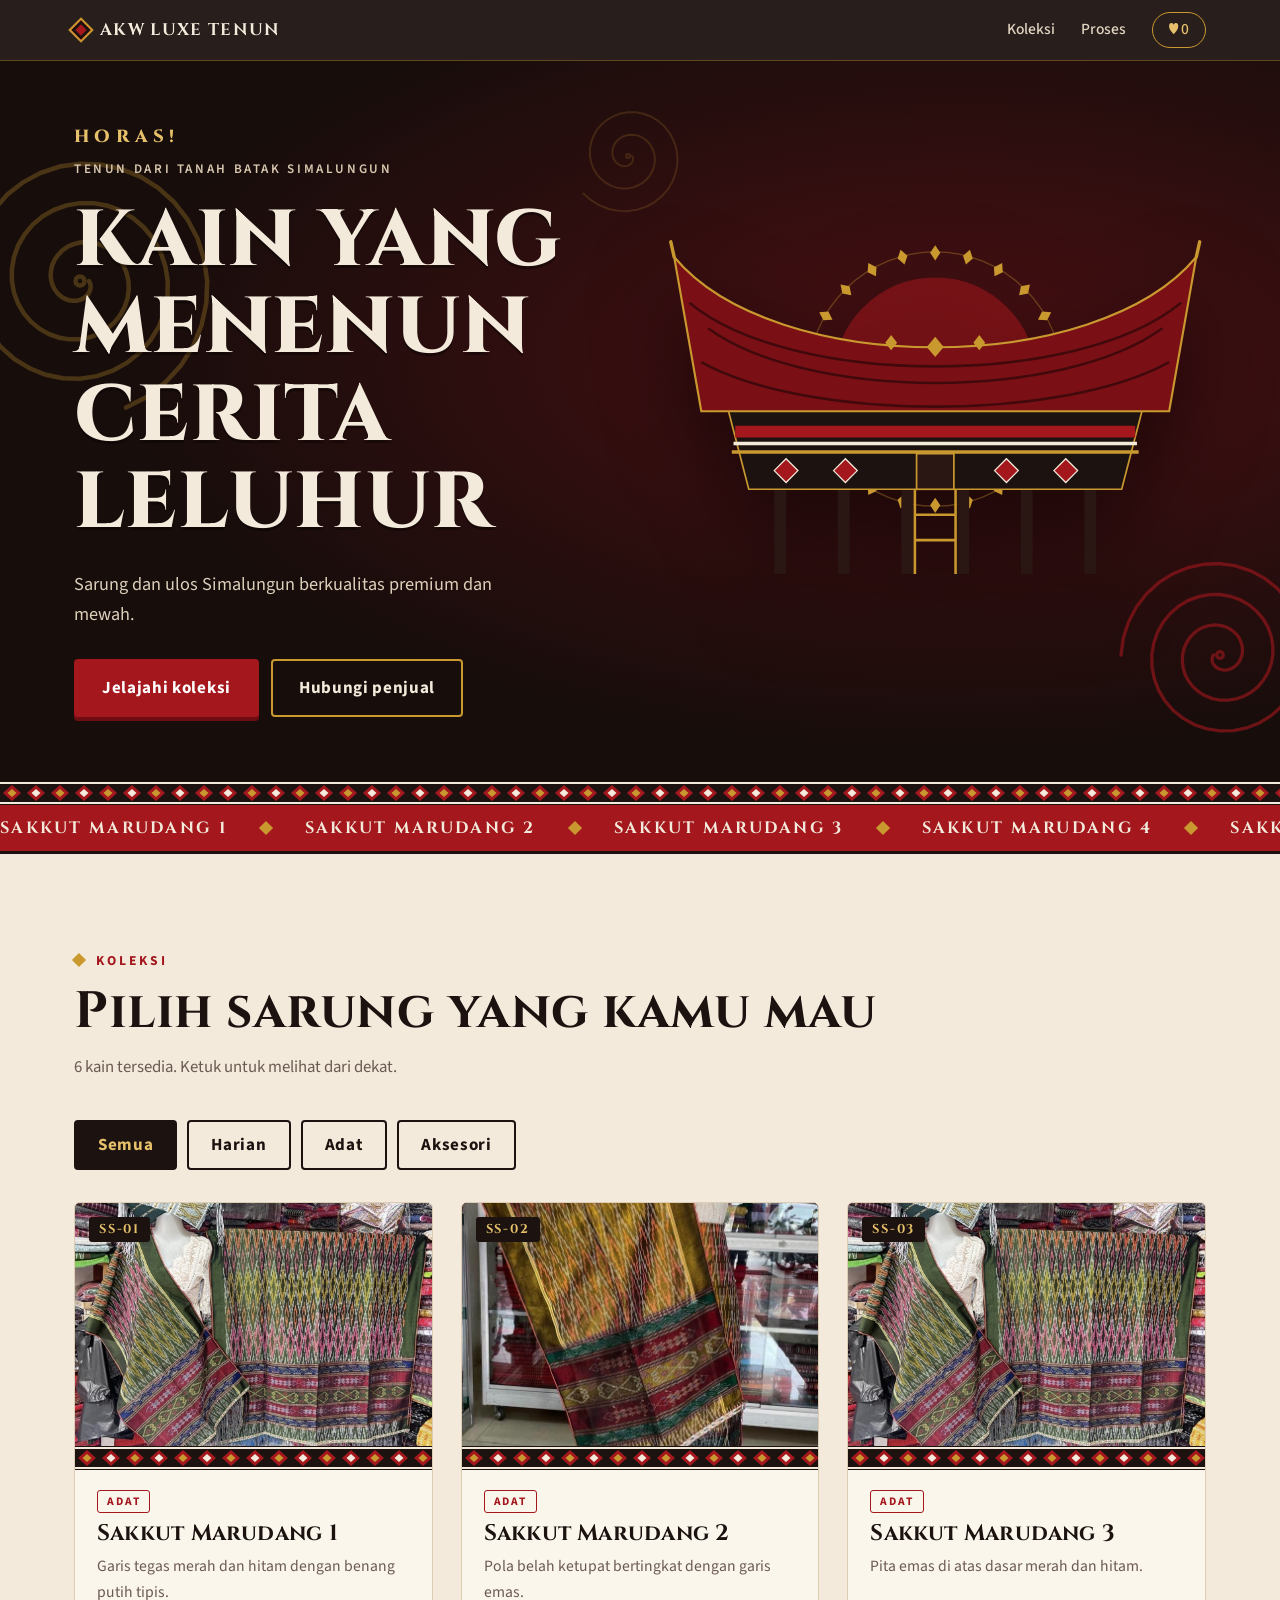
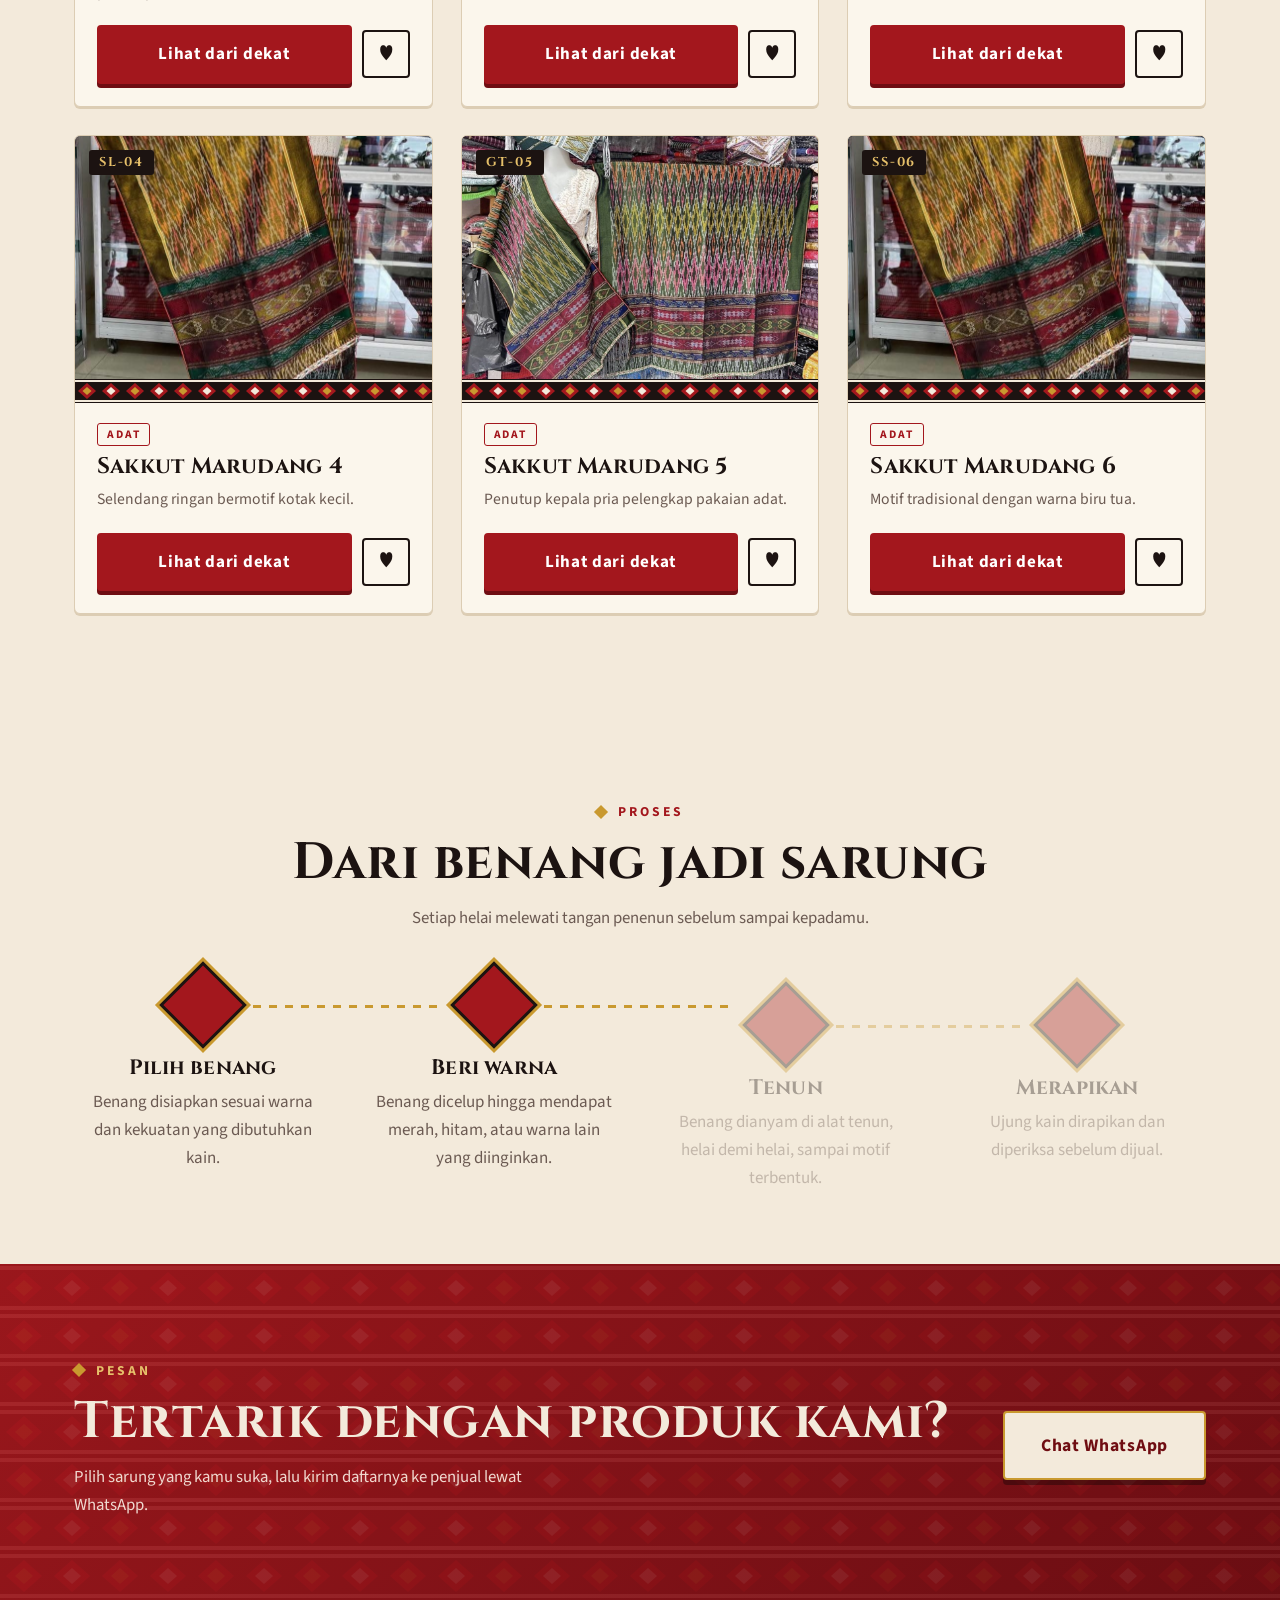
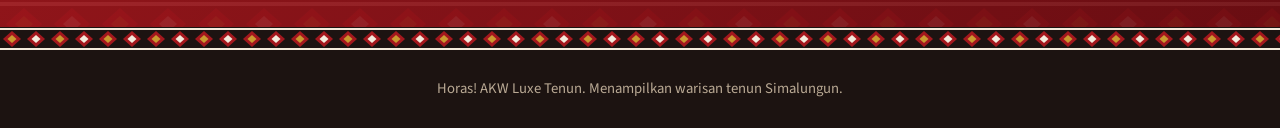
<file: index.html>
<!DOCTYPE html>
<html lang="id">
<head>
<meta charset="utf-8">
<meta name="viewport" content="width=device-width, initial-scale=1, viewport-fit=cover">
<title>AKW Luxe Tenun</title>
<meta name="description" content="Katalog sarung dan ulos Simalungun pilihan. Lihat kainnya dari dekat, ubah warnanya, lalu pesan lewat WhatsApp.">
<link rel="preconnect" href="https://fonts.googleapis.com">
<link rel="preconnect" href="https://fonts.gstatic.com" crossorigin>
<link href="https://fonts.googleapis.com/css2?family=Cinzel:wght@600;700;800&family=Source+Sans+3:wght@400;500;600;700&display=swap" rel="stylesheet">
<link rel="stylesheet" href="style.css">
</head>
<body>

<a class="skip" href="#koleksi">Lompat ke koleksi</a>

<nav id="nav">
 <div class="wrap bar">
  <a class="brand" href="#atas" aria-label="Sarung Simalungun, ke atas"><i class="dia" aria-hidden="true"></i><span>AKW Luxe Tenun</span></a>
  <button class="burger" id="burger" aria-label="Buka menu" aria-expanded="false" aria-controls="menu"><span></span><span></span><span></span></button>
  <div class="menu" id="menu">
   <a href="#koleksi">Koleksi</a>
   <a href="#proses">Proses</a>
   <a href="#kontak" class="favpill" id="favn">♥ <span id="favc">0</span></a>
  </div>
 </div>
 <div id="prog" aria-hidden="true"></div>
</nav>

<header class="hero" id="atas">
 <div class="hero-bg" aria-hidden="true">
  <svg class="spiral s1" id="sp1" viewBox="0 0 200 200"></svg>
  <svg class="spiral s2" id="sp2" viewBox="0 0 200 200"></svg>
  <svg class="spiral s3" id="sp3" viewBox="0 0 200 200"></svg>
 </div>
 <div class="wrap hero-in">
  <div class="hero-txt">
   <p class="horas">Horas!</p>
   <small>Tenun dari tanah Batak Simalungun</small>
   <h1>Kain yang menenun cerita leluhur</h1>
   <p class="sub">Sarung dan ulos Simalungun berkualitas premium dan mewah.</p>
   <div class="btns"><a class="btn main" href="#koleksi">Jelajahi koleksi</a><a class="btn ghost" href="#kontak">Hubungi penjual</a></div>
  </div>
  <div class="hero-art" aria-hidden="true" id="art">
   <svg viewBox="0 0 640 440" class="house" role="img" aria-label="Ilustrasi rumah adat Batak">
    <g class="sun">
     <circle cx="320" cy="170" r="150" fill="none" stroke="#c9992f" stroke-opacity=".35" stroke-width="1.5"/>
     <circle cx="320" cy="170" r="120" fill="#a3171d" fill-opacity=".55"/>
     <g id="ring" fill="#c9992f"></g>
    </g>
    <g class="hs">
     <g fill="#2a1612">
      <rect x="130" y="300" width="14" height="100"/><rect x="205" y="300" width="14" height="100"/>
      <rect x="280" y="300" width="14" height="100"/><rect x="346" y="300" width="14" height="100"/>
      <rect x="421" y="300" width="14" height="100"/><rect x="496" y="300" width="14" height="100"/>
     </g>
     <path d="M296 400 L296 300 M344 400 L344 300 M296 330h48M296 360h48" stroke="#c9992f" stroke-width="3" fill="none"/>
     <path d="M100 300 L540 300 L568 192 L72 192 Z" fill="#1c1311" stroke="#c9992f" stroke-width="2"/>
     <path d="M84 232 L556 232" stroke="#a3171d" stroke-width="14"/>
     <path d="M82 246 L558 246" stroke="#f3eadb" stroke-width="4"/>
     <path d="M80 256 L560 256" stroke="#c9992f" stroke-width="4"/>
     <g fill="#a3171d" stroke="#f3eadb" stroke-width="1.5">
      <path d="M130 278 l14 -14 l14 14 l-14 14z"/><path d="M200 278 l14 -14 l14 14 l-14 14z"/>
      <path d="M390 278 l14 -14 l14 14 l-14 14z"/><path d="M460 278 l14 -14 l14 14 l-14 14z"/>
     </g>
     <rect x="298" y="258" width="44" height="42" fill="#2a1612" stroke="#c9992f" stroke-width="2"/>
     <path d="M12 26 C 130 168, 510 168, 628 26 L 596 208 L 44 208 Z" fill="#7a1015" stroke="#c9992f" stroke-width="2.5"/>
     <path d="M52 110 C 170 196, 470 196, 588 110" stroke="#2a0709" stroke-width="3" fill="none" opacity=".7"/>
     <path d="M44 150 C 170 220, 470 220, 596 150" stroke="#2a0709" stroke-width="3" fill="none" opacity=".7"/>
     <path d="M30 80 C 150 180, 490 180, 610 80" stroke="#2a0709" stroke-width="3" fill="none" opacity=".7"/>
     <path d="M12 26 l-4 -18 M628 26 l4 -18" stroke="#c9992f" stroke-width="4" stroke-linecap="round"/>
     <g fill="#c9992f"><path d="M320 120 l10 12 l-10 12 l-10 -12z"/><path d="M268 118 l7 9 l-7 9 l-7 -9z"/><path d="M372 118 l7 9 l-7 9 l-7 -9z"/></g>
    </g>
   </svg>
  </div>
 </div>
 <div class="band" aria-hidden="true"></div>
</header>

<div class="tick" aria-hidden="true"><div id="tk"></div></div>

<main>

<section id="koleksi">
 <div class="wrap">
  <div class="sec-head">
   <p class="kicker">Koleksi</p>
   <h2>Pilih sarung yang kamu mau</h2>
   <p class="lead" id="cnt"></p>
  </div>
  <div class="filters" id="flt" role="group" aria-label="Saring koleksi"></div>
  <div class="grid" id="grid"></div>
 </div>
</section>

<section id="proses">
 <div class="wrap">
  <div class="sec-head center">
   <p class="kicker">Proses</p>
   <h2>Dari benang jadi sarung</h2>
   <p class="lead">Setiap helai melewati tangan penenun sebelum sampai kepadamu.</p>
  </div>
  <ol class="steps">
   <li class="step"><i class="num">1</i><h3>Pilih benang</h3><p>Benang disiapkan sesuai warna dan kekuatan yang dibutuhkan kain.</p></li>
   <li class="step"><i class="num">2</i><h3>Beri warna</h3><p>Benang dicelup hingga mendapat merah, hitam, atau warna lain yang diinginkan.</p></li>
   <li class="step"><i class="num">3</i><h3>Tenun</h3><p>Benang dianyam di alat tenun, helai demi helai, sampai motif terbentuk.</p></li>
   <li class="step"><i class="num">4</i><h3>Merapikan</h3><p>Ujung kain dirapikan dan diperiksa sebelum dijual.</p></li>
  </ol>
 </div>
</section>

<section class="contact" id="kontak">
 <div class="wrap contact-in">
  <div>
   <p class="kicker light">Pesan</p>
   <h2>Tertarik dengan produk kami?</h2>
   <p class="lead" id="favtxt"></p>
   <div id="favlist" class="chips"></div>
  </div>
  <a class="btn wa" id="wa" href="https://wa.me/6282284374150" rel="noopener">Chat WhatsApp</a>
 </div>
</section>
</main>

<div class="band" aria-hidden="true"></div>
<footer><div class="wrap">Horas! AKW Luxe Tenun. Menampilkan warisan tenun Simalungun.</div></footer>

<dialog id="dlg" aria-labelledby="dt">
 <button class="x" id="dx" aria-label="Tutup">&times;</button>
 <div class="vw">
  <div class="stage" id="stg"><div class="fab" id="fab"><div class="fin pt" id="fin"></div></div><div class="thumbs" id="thumbs" hidden></div></div>
  <div class="info">
   <span class="tag" id="dc"></span>
   <h2 id="dt"></h2>
   <p id="dd"></p>
   <p class="use" id="du"></p>
   <div class="ctl">
    <label class="lbl" for="zm" id="zml">Perbesar serat kain</label>
    <input type="range" id="zm" min="12" max="48" value="24">
   </div>
   <p class="hint">Gerakkan kursor atau jari di atas kain untuk memiringkannya.</p>
   <div class="btns end"><button class="btn main" id="dfav"></button><a class="btn ghost" id="dwa" href="#" rel="noopener">Tanya kain ini</a></div>
  </div>
 </div>
</dialog>

<script src="script.js"></script>
</body>
</html>
</file>
<file: style.css>
/* ===== Sarung Simalungun, gaya Batak =====
   Palet: merah ulos, hitam, putih gading, emas. */
:root{
 --red:#a3171d;--red-d:#6f0d12;--ink:#1c1311;--ink2:#2a1a16;--gold:#c9992f;--gold-l:#e6c06a;
 --cream:#f3eadb;--paper:#fbf6ec;--line:#dccdb4;--muted:#6b5a52;
 --band:url("data:image/svg+xml,%3Csvg xmlns='http://www.w3.org/2000/svg' width='48' height='24' viewBox='0 0 48 24'%3E%3Crect width='48' height='24' fill='%231c1311'/%3E%3Crect y='1' width='48' height='2' fill='%23f3eadb'/%3E%3Crect y='21' width='48' height='2' fill='%23f3eadb'/%3E%3Cpath d='M12 4l9 8-9 8-9-8z' fill='%23a3171d'/%3E%3Cpath d='M36 4l9 8-9 8-9-8z' fill='%23a3171d'/%3E%3Cpath d='M12 8l4.5 4-4.5 4-4.5-4z' fill='%23c9992f'/%3E%3Cpath d='M36 8l4.5 4-4.5 4-4.5-4z' fill='%23f3eadb'/%3E%3C/svg%3E");
 --head:"Cinzel",Georgia,"Times New Roman",serif;
 --body:"Source Sans 3",system-ui,-apple-system,"Segoe UI",sans-serif;
}
*,*::before,*::after{box-sizing:border-box}
html{scroll-behavior:smooth;scroll-padding-top:72px;background:var(--ink)}
body{margin:0;background:var(--cream);color:var(--ink);font:17px/1.65 var(--body);-webkit-font-smoothing:antialiased;overflow-x:hidden}
h1,h2,h3{font-family:var(--head);font-weight:700;line-height:1.1;margin:0;letter-spacing:.01em}
p{margin:0}
button{font:inherit;color:inherit;cursor:pointer}
:focus-visible{outline:3px solid var(--gold);outline-offset:3px}
.wrap{max-width:1180px;margin:0 auto;padding:0 24px}
.skip{position:absolute;left:-999px;top:8px;background:var(--gold);color:var(--ink);padding:8px 14px;z-index:100;border-radius:6px}
.skip:focus{left:8px}

/* pita ulos */
.band{height:24px;background:var(--band) 0 0/48px 24px repeat-x}
.dia{display:inline-block;width:14px;height:14px;background:var(--red);transform:rotate(45deg);box-shadow:inset 0 0 0 3px var(--ink),0 0 0 2px var(--gold)}

/* ===== navigasi ===== */
nav{position:sticky;top:0;z-index:50;background:rgba(23,13,11,.92);backdrop-filter:blur(10px);border-bottom:1px solid rgba(201,153,47,.35);color:var(--cream)}
.bar{display:flex;align-items:center;justify-content:space-between;height:60px}
.brand{display:flex;align-items:center;gap:12px;color:var(--cream);text-decoration:none;font:700 1.05rem var(--head);letter-spacing:.08em;text-transform:uppercase;white-space:nowrap}
.menu{display:flex;align-items:center;gap:26px}
.menu a{color:#e3d6c2;text-decoration:none;font-weight:500;font-size:.97rem;padding:6px 0;position:relative}
.menu a:not(.favpill)::after{content:"";position:absolute;left:0;right:0;bottom:0;height:2px;background:var(--gold);transform:scaleX(0);transform-origin:left;transition:transform .3s}
.menu a:hover::after,.menu a.on::after{transform:scaleX(1)}
.menu a:hover{color:#fff}
.favpill{border:1.5px solid var(--gold);color:var(--gold-l)!important;border-radius:999px;padding:4px 16px!important;font-weight:600;transition:background .2s,color .2s}
.favpill:hover{background:var(--gold);color:var(--ink)!important}
.favpill.bump{animation:bump .4s}
@keyframes bump{50%{transform:scale(1.18)}}
#prog{position:absolute;left:0;bottom:-1px;height:3px;width:0;background:linear-gradient(90deg,var(--red),var(--gold))}
.burger{display:none;background:none;border:0;width:44px;height:44px;padding:0;position:relative}
.burger span{position:absolute;left:10px;right:10px;height:2px;background:var(--cream);transition:.25s}
.burger span:nth-child(1){top:15px}.burger span:nth-child(2){top:21px}.burger span:nth-child(3){top:27px}
.burger[aria-expanded="true"] span:nth-child(1){top:21px;transform:rotate(45deg)}
.burger[aria-expanded="true"] span:nth-child(2){opacity:0}
.burger[aria-expanded="true"] span:nth-child(3){top:21px;transform:rotate(-45deg)}
@media(max-width:760px){
 .burger{display:block}
 .menu{position:absolute;top:60px;left:0;right:0;flex-direction:column;align-items:stretch;gap:0;background:#170d0b;border-bottom:1px solid rgba(201,153,47,.35);padding:8px 24px 18px;display:none}
 .menu.open{display:flex}
 .menu a{padding:14px 0;border-bottom:1px solid rgba(255,255,255,.08)}
 .favpill{text-align:center;margin-top:12px;border-bottom:1.5px solid var(--gold)!important}
}

/* ===== tombol ===== */
.btns{display:flex;gap:12px;flex-wrap:wrap}
.btns.end{margin-top:auto;padding-top:6px}
.btn{display:inline-flex;align-items:center;justify-content:center;padding:13px 26px;border-radius:4px;text-decoration:none;font-weight:700;letter-spacing:.04em;border:2px solid var(--gold);background:none;color:var(--ink);transition:transform .2s,box-shadow .2s,background .2s,color .2s}
.btn:hover{transform:translateY(-2px);box-shadow:0 6px 0 rgba(0,0,0,.18)}
.btn.main{background:var(--red);border-color:var(--red);color:#fff;box-shadow:0 4px 0 var(--red-d)}
.btn.main:hover{box-shadow:0 6px 0 var(--red-d)}
.btn.ghost{color:var(--cream);border-color:var(--gold)}
.btn.ghost:hover{background:var(--gold);color:var(--ink)}
.btn.sm{padding:9px 18px;font-size:.92rem}
.dlg-light .btn.ghost,.info .btn.ghost{color:var(--ink)}
.info .btn.ghost:hover{color:var(--ink)}

/* ===== hero ===== */
.hero{position:relative;background:radial-gradient(ellipse at 75% 40%,#4a0f13 0,#170d0b 62%);color:var(--cream);overflow:hidden}
.hero-bg{position:absolute;inset:0;pointer-events:none}
.spiral{position:absolute;fill:none;stroke:var(--gold);stroke-width:3;stroke-linecap:round;opacity:.28}
.s1{width:300px;left:-70px;top:70px}
.s2{width:220px;right:-50px;bottom:40px;stroke:var(--red);opacity:.6;transform:scaleX(-1)}
.s3{width:130px;left:44%;top:30px;opacity:.18}
.hero-in{position:relative;display:grid;grid-template-columns:1.05fr 1fr;gap:20px;align-items:center;min-height:min(720px,calc(100svh - 84px));padding-top:56px;padding-bottom:56px}
.horas{font:800 1.1rem var(--head);color:var(--gold-l);letter-spacing:.3em;text-transform:uppercase;margin-bottom:10px}
.hero small{display:block;color:#d9c9b0;letter-spacing:.2em;text-transform:uppercase;font-weight:600;font-size:.82rem;margin-bottom:18px}
.hero h1{font-size:clamp(2.5rem,6.2vw,5rem);text-transform:uppercase;font-weight:800;margin-bottom:22px;text-shadow:0 3px 0 rgba(0,0,0,.35)}
.sub{max-width:50ch;color:#ddd0bb;font-size:1.14rem;margin-bottom:30px}
.hero-txt>*{opacity:0;transform:translateY(18px);animation:up .8s cubic-bezier(.2,.7,.2,1) forwards}
.hero-txt>*:nth-child(2){animation-delay:.08s}.hero-txt>*:nth-child(3){animation-delay:.16s}.hero-txt>*:nth-child(4){animation-delay:.26s}.hero-txt>*:nth-child(5){animation-delay:.36s}
@keyframes up{to{opacity:1;transform:none}}
.hero-art{position:relative;perspective:900px}
.house{width:100%;height:auto;display:block;filter:drop-shadow(0 30px 40px rgba(0,0,0,.5));transition:transform .2s ease-out}
.sun{transform-origin:320px 170px}
#ring{transform-origin:320px 170px;animation:spin 60s linear infinite}
@keyframes spin{to{transform:rotate(360deg)}}
@media(max-width:900px){
 .hero-in{grid-template-columns:1fr;padding-top:36px}
 .hero-art{max-width:520px;margin:0 auto;order:-1}
 .s1{opacity:.15}
}

/* teks berjalan */
.tick{overflow:hidden;background:var(--red);color:var(--cream);border-bottom:3px solid var(--ink)}
.tick div{display:flex;gap:0;width:max-content;animation:tk 50s linear infinite;font:700 1.02rem var(--head);letter-spacing:.14em;text-transform:uppercase}
.tick span{padding:12px 0;display:flex;align-items:center}
.tick span::after{content:"";width:10px;height:10px;background:var(--gold);transform:rotate(45deg);margin:0 34px}
@keyframes tk{to{transform:translateX(-50%)}}

/* ===== bagian umum ===== */
section{padding:92px 0}
section.dark{background:var(--ink);color:var(--cream)}
section.paper{background:var(--paper);border-block:1px solid var(--line)}
.sec-head{margin-bottom:38px}
.sec-head.center{text-align:center}.sec-head.center .lead{margin-inline:auto}
.kicker{display:inline-flex;align-items:center;gap:12px;color:var(--red);font:700 .85rem var(--body);letter-spacing:.22em;text-transform:uppercase;margin-bottom:14px}
.kicker::before{content:"";width:10px;height:10px;background:var(--gold);transform:rotate(45deg)}
.dark .kicker,.kicker.light{color:var(--gold-l)}
h2{font-size:clamp(2rem,4.6vw,3.2rem);margin-bottom:14px}
.lead{max-width:58ch;color:var(--muted);font-size:1.05rem}
.dark .lead{color:#cdbfa9}

.rv{opacity:0;transform:translateY(26px);transition:opacity .7s,transform .7s cubic-bezier(.2,.7,.2,1)}
.rv.in{opacity:1;transform:none}

/* ===== motif kain ===== */
.pt{--s:24px;--s2:calc(var(--s)*1.2);position:relative}
.pt::after{content:"";position:absolute;inset:0;pointer-events:none;background:repeating-linear-gradient(0deg,rgba(0,0,0,.1) 0 1px,transparent 1px 3px),repeating-linear-gradient(90deg,rgba(255,255,255,.06) 0 1px,transparent 1px 3px)}
.p1{background:repeating-linear-gradient(90deg,var(--a) 0 var(--s),var(--b) var(--s) calc(var(--s)*1.25),var(--c) calc(var(--s)*1.25) calc(var(--s)*1.45),var(--b) calc(var(--s)*1.45) calc(var(--s)*1.7))}
.p2{background:repeating-linear-gradient(0deg,transparent 0 calc(var(--s2)*.9),var(--c) calc(var(--s2)*.9) var(--s2)),
 linear-gradient(135deg,var(--b) 25%,transparent 25%) calc(var(--s2)/-2) 0/var(--s2) var(--s2),
 linear-gradient(225deg,var(--b) 25%,transparent 25%) calc(var(--s2)/-2) 0/var(--s2) var(--s2),
 linear-gradient(315deg,var(--b) 25%,transparent 25%) 0 0/var(--s2) var(--s2),
 linear-gradient(45deg,var(--b) 25%,var(--a) 25%) 0 0/var(--s2) var(--s2)}
.p3{background:repeating-linear-gradient(0deg,transparent 0 calc(var(--s)*.7),var(--c) calc(var(--s)*.7) var(--s)),repeating-linear-gradient(90deg,var(--a) 0 calc(var(--s)*1.5),var(--b) calc(var(--s)*1.5) calc(var(--s)*3))}
.p4{background:radial-gradient(var(--c) 0 18%,transparent 19%) 0 0/var(--s2) var(--s2),conic-gradient(var(--a) 25%,var(--b) 0 50%,var(--a) 0 75%,var(--b) 0) 0 0/var(--s2) var(--s2)}

/* ===== koleksi ===== */
.filters{display:flex;gap:10px;flex-wrap:wrap;margin-bottom:32px}
.filters button{padding:9px 22px;border-radius:4px;border:2px solid var(--ink);background:none;font-weight:700;letter-spacing:.04em;transition:.2s}
.filters button:hover{background:rgba(28,19,17,.07)}
.filters button[aria-pressed="true"]{background:var(--ink);color:var(--gold-l);border-color:var(--ink)}
.grid{display:grid;grid-template-columns:repeat(auto-fill,minmax(310px,1fr));gap:28px}
.card{background:var(--paper);border:1px solid var(--line);border-radius:6px;overflow:hidden;display:flex;flex-direction:column;box-shadow:0 2px 0 var(--line);transition:transform .3s,box-shadow .3s}
.card:hover{transform:translateY(-6px);box-shadow:0 14px 28px rgba(28,19,17,.18)}
.card[hidden]{display:none}
.fabric{position:relative;aspect-ratio:4/3;overflow:hidden}
.fabric .pat{position:absolute;inset:-2px;transition:transform .8s cubic-bezier(.2,.7,.2,1)}
.card:hover .fabric .pat{transform:scale(1.1)}
.fabric::before{content:"";position:absolute;left:0;right:0;bottom:0;height:24px;background:var(--band) 0 0/48px 24px repeat-x;z-index:2}
.code{position:absolute;top:14px;left:14px;z-index:3;background:var(--ink);color:var(--gold-l);font:700 .8rem var(--head);letter-spacing:.14em;padding:4px 10px;border-radius:3px}
.cbody{padding:20px 22px 22px;display:flex;flex-direction:column;gap:8px;flex:1}
.tag{display:inline-block;align-self:flex-start;color:var(--red);border:1.5px solid var(--red);border-radius:3px;font:700 .72rem var(--body);letter-spacing:.16em;text-transform:uppercase;padding:2px 9px}
.card h3{font-size:1.4rem}
.card p{color:var(--muted);font-size:.98rem}
.crow{display:flex;gap:10px;align-items:center;margin-top:auto;padding-top:12px}
.crow .btn{flex:1}
.fav{width:48px;height:48px;border-radius:4px;border:2px solid var(--ink);background:none;font-size:1.3rem;line-height:1;transition:.2s;flex:none}
.fav:hover{border-color:var(--red);color:var(--red)}
.fav[aria-pressed="true"]{background:var(--red);border-color:var(--red);color:#fff;animation:bump .35s}

/* ===== proses ===== */
.steps{list-style:none;margin:0;padding:0;display:grid;grid-template-columns:repeat(auto-fit,minmax(230px,1fr));gap:34px;counter-reset:s}
.step{text-align:center;padding:0 8px;position:relative;opacity:.35;transform:translateY(20px);transition:opacity .7s,transform .7s}
.step.on{opacity:1;transform:none}
.step:not(:last-child)::after{content:"";position:absolute;top:34px;left:calc(50% + 50px);width:calc(100% - 100px + 34px);height:3px;background:repeating-linear-gradient(90deg,var(--gold) 0 8px,transparent 8px 16px)}
@media(max-width:700px){.step:not(:last-child)::after{display:none}}
.num{display:grid;place-items:center;width:68px;height:68px;margin:0 auto 18px;position:relative;font:800 1.6rem var(--head);color:var(--cream);font-style:normal}
.num::before{content:"";position:absolute;inset:6px;background:var(--red);transform:rotate(45deg);box-shadow:0 0 0 3px var(--ink),0 0 0 6px var(--gold);transition:background .5s}
.step.on .num::before{background:var(--red)}
.num{z-index:1}.num{text-shadow:0 1px 0 rgba(0,0,0,.4)}
.step h3{font-size:1.3rem;margin-bottom:8px}.step p{color:var(--muted)}

/* ===== kontak ===== */
.contact{background:linear-gradient(135deg,var(--red) 0,var(--red-d) 100%);color:var(--cream);position:relative;overflow:hidden}
.contact::before{content:"";position:absolute;inset:0;background:var(--band) 0 0/96px 48px;opacity:.07}
.contact-in{position:relative;display:flex;align-items:center;justify-content:space-between;gap:36px;flex-wrap:wrap}
.contact .lead{color:#f0d9d0;margin-bottom:16px}
.chips{display:flex;gap:8px;flex-wrap:wrap}
.chips span{background:rgba(0,0,0,.28);border:1px solid var(--gold);color:var(--gold-l);padding:3px 14px;border-radius:999px;font-size:.92rem;font-weight:600}
.btn.wa{background:var(--cream);color:var(--red-d);border-color:var(--gold);padding:18px 36px;font-size:1.1rem;box-shadow:0 5px 0 rgba(0,0,0,.35)}
footer{background:var(--ink);color:#b9a994;text-align:center;padding:26px 0;font-size:.92rem}

/* ===== tampilan detail ===== */
dialog{border:3px solid var(--gold);border-radius:8px;padding:0;width:min(960px,94vw);max-width:none;max-height:92vh;overflow:auto;background:var(--paper);color:var(--ink);box-shadow:0 30px 80px rgba(0,0,0,.6)}
dialog[open]{animation:pop .35s cubic-bezier(.2,.8,.2,1)}
@keyframes pop{from{opacity:0;transform:scale(.94) translateY(16px)}}
dialog::backdrop{background:rgba(15,7,5,.82);backdrop-filter:blur(3px)}
.x{position:absolute;top:10px;right:12px;z-index:5;width:42px;height:42px;border-radius:50%;border:2px solid var(--ink);background:var(--paper);font-size:1.7rem;line-height:1;transition:.2s}
.x:hover{background:var(--red);border-color:var(--red);color:#fff;transform:rotate(90deg)}
.vw{display:grid;grid-template-columns:1.05fr 1fr}
@media(max-width:760px){.vw{grid-template-columns:1fr}}
.stage{perspective:900px;display:flex;flex-direction:column;align-items:center;justify-content:center;gap:34px;padding:44px 30px;background:radial-gradient(circle at 50% 40%,#3b1a16,#140a08);min-height:380px;position:relative;overflow:hidden}
.stage::before{content:"";position:absolute;inset:0;background:var(--band) 0 0/96px 48px;opacity:.06}
.fab{width:min(100%,280px);aspect-ratio:4/5;border-radius:4px;box-shadow:0 30px 60px rgba(0,0,0,.7);transition:transform .15s;position:relative;margin:0 0 22px}
.fin{position:absolute;inset:0;border-radius:3px;overflow:hidden}
.fab::before,.fab::after{content:"";position:absolute;left:3px;right:3px;height:20px;background:repeating-linear-gradient(90deg,#e9dcc3 0 3px,transparent 3px 7px)}
.fab::before{top:-19px}
.fab::after{bottom:-19px}
.info{padding:34px 32px 30px;display:flex;flex-direction:column;gap:14px}
.info h2{font-size:2.1rem;margin:0;padding-right:36px}
.info p{color:var(--muted)}
.info .use{color:var(--ink);font-weight:600;border-left:4px solid var(--gold);padding-left:12px}
.ctl{display:flex;flex-direction:column;gap:8px}
.lbl{font-size:.82rem;font-weight:700;letter-spacing:.14em;text-transform:uppercase;color:var(--red)}
input[type=range]{width:100%;accent-color:var(--red)}
.hint{font-size:.88rem}

@media(prefers-reduced-motion:reduce){
 *,*::before,*::after{animation:none!important;transition:none!important}
 html{scroll-behavior:auto}
 .rv,.hero-txt>*,.step{opacity:1!important;transform:none!important}
}


/* ===== foto kain ===== */
.fabric .pic{position:absolute;inset:0;width:100%;height:100%;object-fit:cover;z-index:1;transition:transform .8s cubic-bezier(.2,.7,.2,1)}
.card:hover .fabric .pic{transform:scale(1.08)}
.fabric:not(.has-img) .pic{opacity:0}
.fabric::before{z-index:2}
.fab.photo{aspect-ratio:auto;width:min(100%,400px)}
.fab.photo::before,.fab.photo::after{display:none}
.fab.photo .fin{position:relative;inset:auto;border-radius:3px;background:#140a08;max-height:64vh;display:grid}
.fab.photo .fin::after{display:none}
.fab.photo .fin img{display:block;width:100%;height:auto;max-height:64vh;object-fit:contain;transition:transform .2s}
.thumbs{display:flex;gap:10px;flex-wrap:wrap;justify-content:center;position:relative;z-index:2}
.thumbs[hidden]{display:none}
.th{width:58px;height:58px;padding:0;border:2px solid rgba(255,255,255,.35);border-radius:4px;overflow:hidden;background:#140a08;transition:border-color .2s,transform .2s}
.th img{width:100%;height:100%;object-fit:cover;display:block}
.th:hover{transform:translateY(-3px)}
.th[aria-pressed="true"]{border-color:var(--gold)}
</file>
